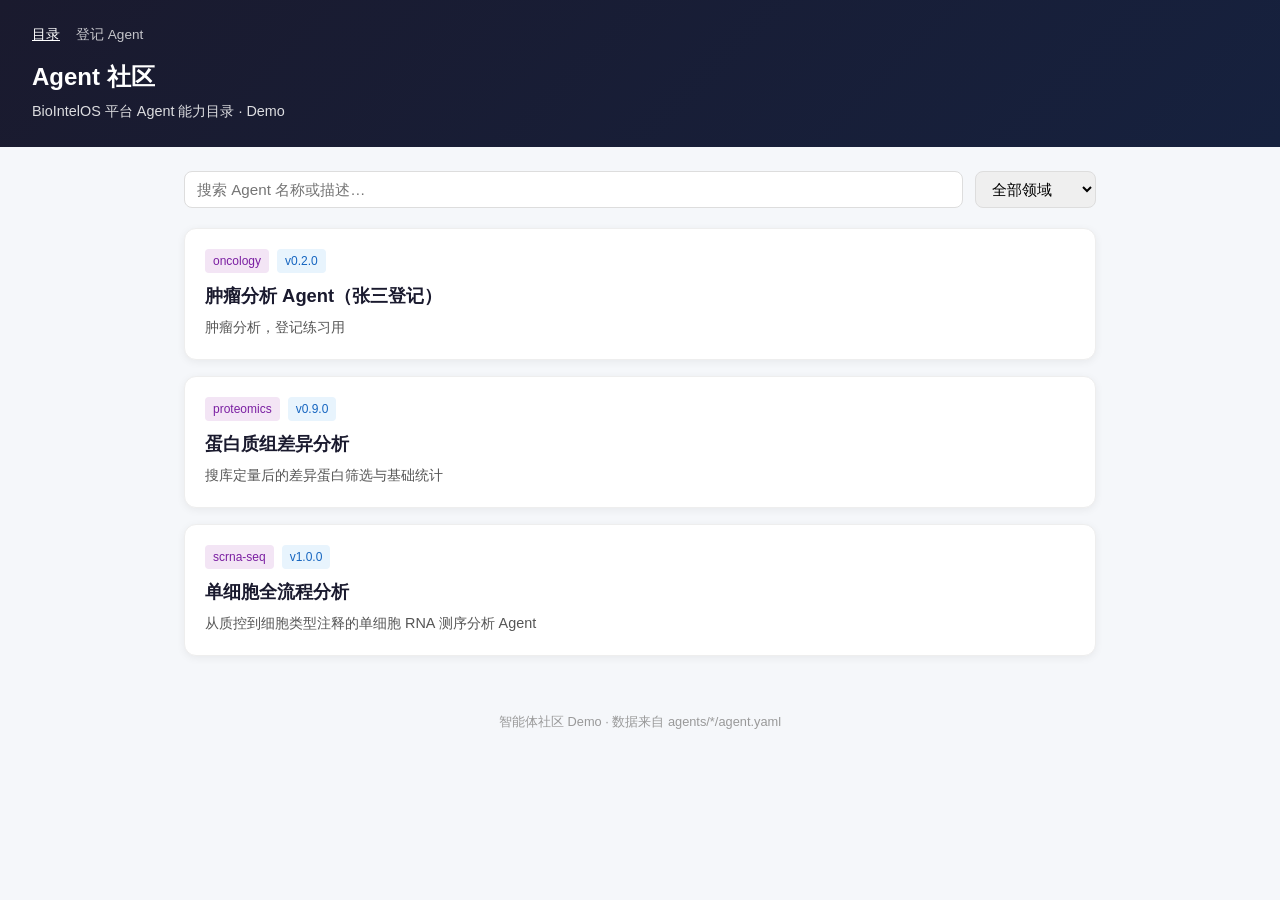
<file: 社区demo/web/index.html>
<!DOCTYPE html>
<html lang="zh-CN">
<head>
  <meta charset="UTF-8" />
  <meta name="viewport" content="width=device-width, initial-scale=1.0" />
  <title>Agent 社区 Demo</title>
  <link rel="stylesheet" href="css/style.css" />
</head>
<body>
  <header>
    <nav class="site-nav">
      <a href="index.html" class="active">目录</a>
      <a href="register.html">登记 Agent</a>
    </nav>
    <h1>Agent 社区</h1>
    <p>BioIntelOS 平台 Agent 能力目录 · Demo</p>
  </header>

  <main>
    <div id="view-list">
      <div class="toolbar">
        <input type="search" id="search" placeholder="搜索 Agent 名称或描述…" />
        <select id="domain-filter"></select>
      </div>
      <div id="agent-grid" class="agent-grid"></div>
    </div>

    <div id="view-detail" class="hidden">
      <a href="#" id="back-btn" class="back-link">← 返回列表</a>
      <div class="detail-header">
        <div class="meta" id="detail-meta"></div>
        <h2 id="detail-title"></h2>
        <p id="detail-desc" style="margin-top:0.5rem;color:#555"></p>
        <div class="detail-actions">
          <button type="button" id="btn-use" class="btn btn-primary">前往使用（待接平台）</button>
          <button type="button" id="btn-feedback" class="btn btn-secondary">提意见（待接）</button>
        </div>
      </div>
      <div class="section">
        <h3>适用场景</h3>
        <div id="detail-scenario"></div>
      </div>
      <div class="section">
        <h3>能力</h3>
        <div id="detail-capabilities"></div>
      </div>
      <div class="section">
        <h3>调用链（skill_chain）</h3>
        <div id="detail-chain"></div>
      </div>
      <div class="section">
        <h3>输入 / 输出</h3>
        <div id="detail-io"></div>
      </div>
    </div>
  </main>

  <footer>智能体社区 Demo · 数据来自 agents/*/agent.yaml</footer>
  <script src="js/app.js"></script>
</body>
</html>
</file>
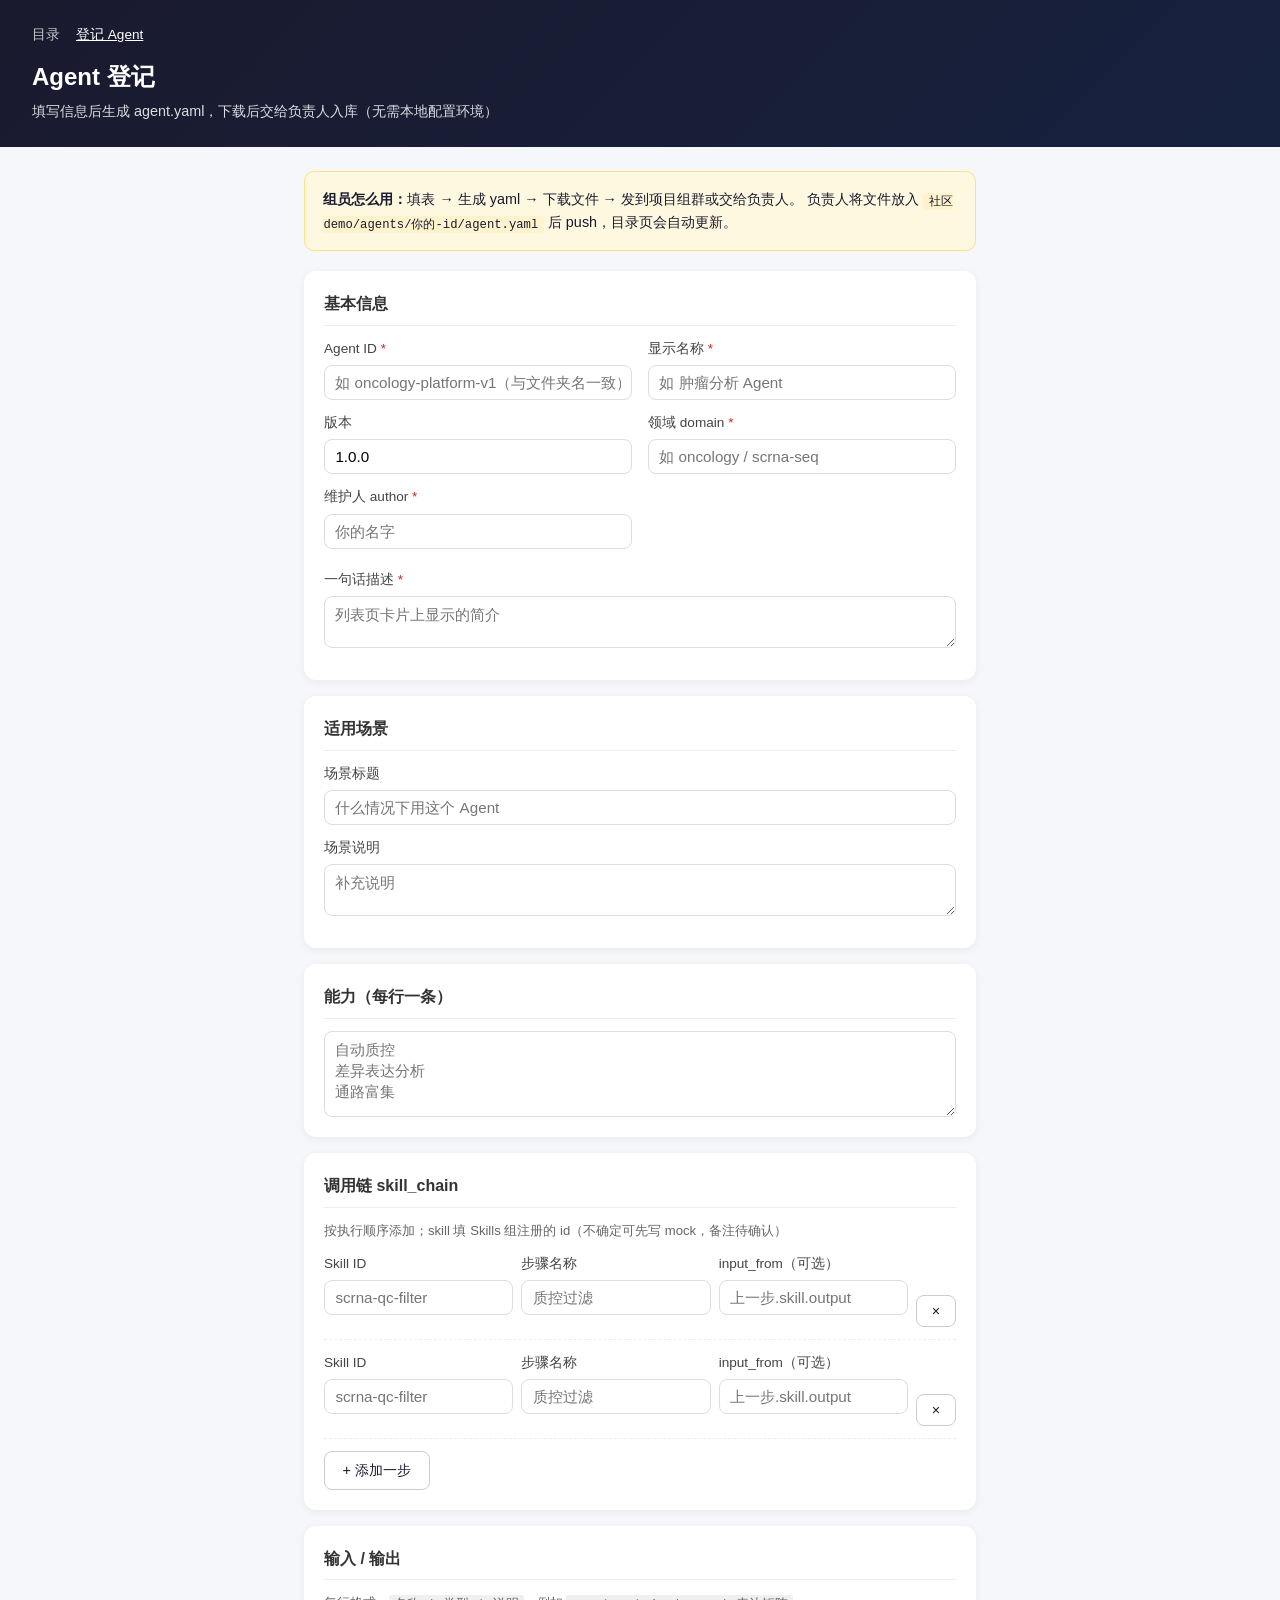
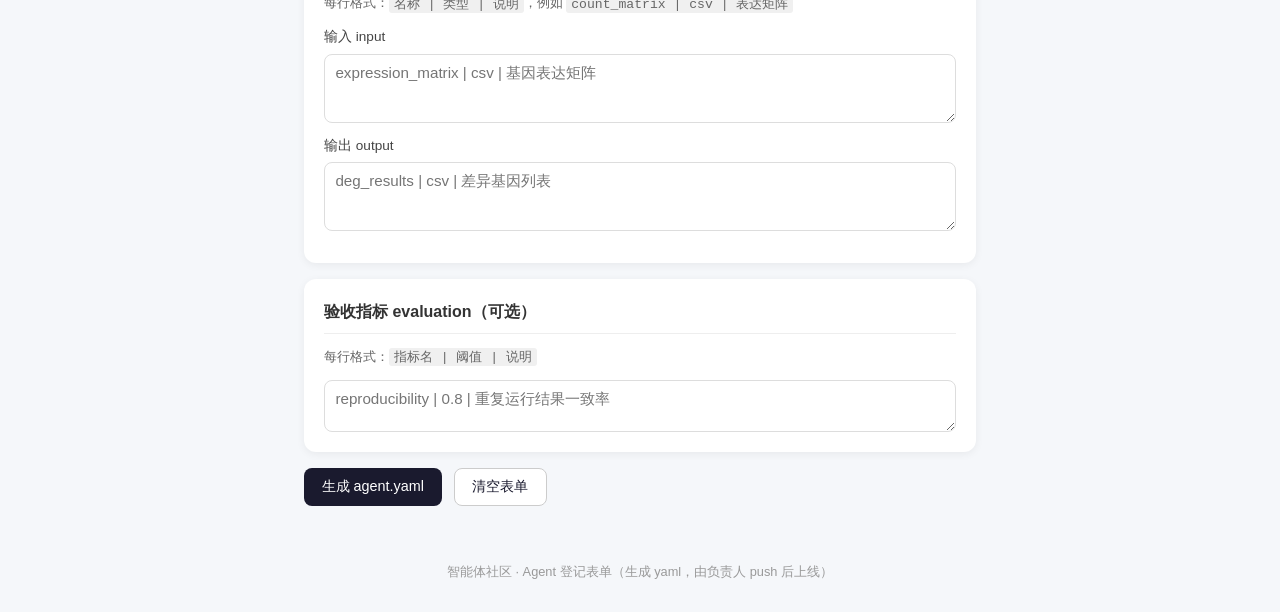
<file: 社区demo/web/register.html>
<!DOCTYPE html>
<html lang="zh-CN">
<head>
  <meta charset="UTF-8" />
  <meta name="viewport" content="width=device-width, initial-scale=1.0" />
  <title>登记 Agent · Agent 社区</title>
  <link rel="stylesheet" href="css/style.css" />
</head>
<body>
  <header>
    <nav class="site-nav">
      <a href="index.html">目录</a>
      <a href="register.html" class="active">登记 Agent</a>
    </nav>
    <h1>Agent 登记</h1>
    <p>填写信息后生成 agent.yaml，下载后交给负责人入库（无需本地配置环境）</p>
  </header>

  <main class="register-main">
    <div class="notice">
      <strong>组员怎么用：</strong>填表 → 生成 yaml → 下载文件 → 发到项目组群或交给负责人。
      负责人将文件放入 <code>社区demo/agents/你的-id/agent.yaml</code> 后 push，目录页会自动更新。
    </div>

    <form id="register-form" class="register-form">
      <section class="section">
        <h3>基本信息</h3>
        <div class="form-grid">
          <label>Agent ID <span class="req">*</span>
            <input name="id" required placeholder="如 oncology-platform-v1（与文件夹名一致）" pattern="[a-z0-9-]+" />
          </label>
          <label>显示名称 <span class="req">*</span>
            <input name="name" required placeholder="如 肿瘤分析 Agent" />
          </label>
          <label>版本
            <input name="version" value="1.0.0" placeholder="1.0.0" />
          </label>
          <label>领域 domain <span class="req">*</span>
            <input name="domain" required placeholder="如 oncology / scrna-seq" />
          </label>
          <label>维护人 author <span class="req">*</span>
            <input name="author" required placeholder="你的名字" />
          </label>
        </div>
        <label class="full">一句话描述 <span class="req">*</span>
          <textarea name="description" required rows="2" placeholder="列表页卡片上显示的简介"></textarea>
        </label>
      </section>

      <section class="section">
        <h3>适用场景</h3>
        <label>场景标题
          <input name="scenario_title" placeholder="什么情况下用这个 Agent" />
        </label>
        <label>场景说明
          <textarea name="scenario_summary" rows="2" placeholder="补充说明"></textarea>
        </label>
      </section>

      <section class="section">
        <h3>能力（每行一条）</h3>
        <textarea name="capabilities" rows="4" placeholder="自动质控&#10;差异表达分析&#10;通路富集"></textarea>
      </section>

      <section class="section">
        <h3>调用链 skill_chain</h3>
        <p class="hint">按执行顺序添加；skill 填 Skills 组注册的 id（不确定可先写 mock，备注待确认）</p>
        <div id="skill-chain-list"></div>
        <button type="button" id="add-skill" class="btn btn-secondary">+ 添加一步</button>
      </section>

      <section class="section">
        <h3>输入 / 输出</h3>
        <p class="hint">每行格式：<code>名称 | 类型 | 说明</code>，例如 <code>count_matrix | csv | 表达矩阵</code></p>
        <label>输入 input
          <textarea name="inputs" rows="3" placeholder="expression_matrix | csv | 基因表达矩阵"></textarea>
        </label>
        <label>输出 output
          <textarea name="outputs" rows="3" placeholder="deg_results | csv | 差异基因列表"></textarea>
        </label>
      </section>

      <section class="section">
        <h3>验收指标 evaluation（可选）</h3>
        <p class="hint">每行格式：<code>指标名 | 阈值 | 说明</code></p>
        <textarea name="evaluation" rows="2" placeholder="reproducibility | 0.8 | 重复运行结果一致率"></textarea>
      </section>

      <div class="form-actions">
        <button type="submit" class="btn btn-primary">生成 agent.yaml</button>
        <button type="reset" class="btn btn-secondary">清空表单</button>
      </div>
    </form>

    <div id="result-panel" class="section hidden">
      <h3>生成的 agent.yaml</h3>
      <p class="hint">请下载文件，文件名应为 <code id="filename-hint">agent.yaml</code>，发给负责人入库。</p>
      <pre id="yaml-output" class="yaml-output"></pre>
      <div class="form-actions">
        <button type="button" id="btn-download" class="btn btn-primary">下载 agent.yaml</button>
        <button type="button" id="btn-copy" class="btn btn-secondary">复制到剪贴板</button>
      </div>
    </div>
  </main>

  <footer>智能体社区 · Agent 登记表单（生成 yaml，由负责人 push 后上线）</footer>
  <script src="js/register.js"></script>
</body>
</html>
</file>
<file: 社区demo/web/css/style.css>
* {
  box-sizing: border-box;
  margin: 0;
  padding: 0;
}

body {
  font-family: -apple-system, BlinkMacSystemFont, "Segoe UI", Roboto, "Helvetica Neue", Arial, sans-serif;
  background: #f5f7fa;
  color: #1a1a2e;
  line-height: 1.6;
  min-height: 100vh;
}

header {
  background: linear-gradient(135deg, #1a1a2e 0%, #16213e 100%);
  color: #fff;
  padding: 1.5rem 2rem;
}

header h1 {
  font-size: 1.5rem;
  font-weight: 600;
}

header p {
  opacity: 0.85;
  font-size: 0.9rem;
  margin-top: 0.25rem;
}

.site-nav {
  display: flex;
  gap: 1rem;
  margin-bottom: 0.75rem;
  font-size: 0.85rem;
}

.site-nav a {
  color: rgba(255, 255, 255, 0.75);
  text-decoration: none;
}

.site-nav a:hover,
.site-nav a.active {
  color: #fff;
  text-decoration: underline;
}

main {
  max-width: 960px;
  margin: 0 auto;
  padding: 1.5rem;
}

.toolbar {
  display: flex;
  gap: 0.75rem;
  margin-bottom: 1.25rem;
  flex-wrap: wrap;
}

.toolbar input,
.toolbar select {
  padding: 0.5rem 0.75rem;
  border: 1px solid #ddd;
  border-radius: 8px;
  font-size: 0.95rem;
}

.toolbar input {
  flex: 1;
  min-width: 200px;
}

.agent-grid {
  display: grid;
  gap: 1rem;
}

.agent-card {
  background: #fff;
  border-radius: 12px;
  padding: 1.25rem;
  box-shadow: 0 2px 8px rgba(0, 0, 0, 0.06);
  cursor: pointer;
  transition: box-shadow 0.2s, transform 0.15s;
  border: 1px solid #eee;
}

.agent-card:hover {
  box-shadow: 0 4px 16px rgba(0, 0, 0, 0.1);
  transform: translateY(-2px);
}

.agent-card h2 {
  font-size: 1.15rem;
  margin-bottom: 0.35rem;
}

.agent-card .meta {
  display: flex;
  gap: 0.5rem;
  flex-wrap: wrap;
  margin-bottom: 0.5rem;
}

.tag {
  display: inline-block;
  background: #e8f4fd;
  color: #1565c0;
  font-size: 0.75rem;
  padding: 0.15rem 0.5rem;
  border-radius: 4px;
}

.tag.domain {
  background: #f3e5f5;
  color: #7b1fa2;
}

.agent-card p {
  font-size: 0.9rem;
  color: #555;
}

.back-link {
  display: inline-block;
  margin-bottom: 1rem;
  color: #1565c0;
  text-decoration: none;
  font-size: 0.9rem;
}

.back-link:hover {
  text-decoration: underline;
}

.detail-header {
  background: #fff;
  border-radius: 12px;
  padding: 1.5rem;
  margin-bottom: 1rem;
  box-shadow: 0 2px 8px rgba(0, 0, 0, 0.06);
}

.detail-header h2 {
  font-size: 1.4rem;
  margin-bottom: 0.5rem;
}

.detail-actions {
  display: flex;
  gap: 0.75rem;
  flex-wrap: wrap;
  margin-top: 1.25rem;
  padding-top: 1rem;
  border-top: 1px solid #eee;
}

.btn {
  padding: 0.55rem 1.1rem;
  border-radius: 8px;
  font-size: 0.9rem;
  cursor: pointer;
  border: none;
  transition: opacity 0.15s, transform 0.1s;
}

.btn:hover {
  opacity: 0.92;
  transform: translateY(-1px);
}

.btn-primary {
  background: #1a1a2e;
  color: #fff;
}

.btn-secondary {
  background: #fff;
  color: #1a1a2e;
  border: 1px solid #ccc;
}

.section {
  background: #fff;
  border-radius: 12px;
  padding: 1.25rem;
  margin-bottom: 1rem;
  box-shadow: 0 2px 8px rgba(0, 0, 0, 0.06);
}

.section h3 {
  font-size: 1rem;
  margin-bottom: 0.75rem;
  color: #333;
  border-bottom: 1px solid #eee;
  padding-bottom: 0.5rem;
}

.chain-step {
  display: flex;
  align-items: flex-start;
  gap: 0.75rem;
  padding: 0.75rem 0;
  border-bottom: 1px dashed #eee;
}

.chain-step:last-child {
  border-bottom: none;
}

.chain-num {
  background: #1a1a2e;
  color: #fff;
  width: 1.75rem;
  height: 1.75rem;
  border-radius: 50%;
  display: flex;
  align-items: center;
  justify-content: center;
  font-size: 0.8rem;
  flex-shrink: 0;
}

.chain-body strong {
  display: block;
  font-size: 0.95rem;
}

.chain-body small {
  color: #666;
  font-size: 0.8rem;
}

.io-row {
  display: grid;
  grid-template-columns: 80px 1fr;
  gap: 0.5rem;
  padding: 0.35rem 0;
  font-size: 0.9rem;
}

.io-row .label {
  color: #888;
}

.empty {
  text-align: center;
  padding: 3rem;
  color: #888;
}

footer {
  text-align: center;
  padding: 2rem;
  font-size: 0.8rem;
  color: #999;
}

.hidden {
  display: none !important;
}

/* —— 登记表单 —— */
.register-main {
  max-width: 720px;
}

.notice {
  background: #fff8e1;
  border: 1px solid #ffe082;
  border-radius: 10px;
  padding: 1rem 1.15rem;
  margin-bottom: 1.25rem;
  font-size: 0.9rem;
  line-height: 1.55;
}

.notice code {
  background: #fff3cd;
  padding: 0.1rem 0.35rem;
  border-radius: 4px;
  font-size: 0.85em;
}

.register-form label {
  display: block;
  font-size: 0.85rem;
  color: #444;
  margin-bottom: 0.75rem;
}

.register-form label.full {
  margin-top: 0.5rem;
}

.register-form input,
.register-form textarea {
  display: block;
  width: 100%;
  margin-top: 0.35rem;
  padding: 0.5rem 0.65rem;
  border: 1px solid #ddd;
  border-radius: 8px;
  font-size: 0.95rem;
  font-family: inherit;
}

.form-grid {
  display: grid;
  grid-template-columns: 1fr 1fr;
  gap: 0 1rem;
}

@media (max-width: 600px) {
  .form-grid {
    grid-template-columns: 1fr;
  }
}

.req {
  color: #c62828;
}

.hint {
  font-size: 0.82rem;
  color: #666;
  margin-bottom: 0.75rem;
}

.hint code {
  background: #f0f0f0;
  padding: 0.1rem 0.3rem;
  border-radius: 3px;
}

.skill-row {
  display: grid;
  grid-template-columns: 1fr 1fr 1fr auto;
  gap: 0.5rem;
  align-items: end;
  margin-bottom: 0.75rem;
  padding-bottom: 0.75rem;
  border-bottom: 1px dashed #eee;
}

@media (max-width: 700px) {
  .skill-row {
    grid-template-columns: 1fr;
  }
}

.btn-remove {
  padding: 0.45rem 0.65rem;
  min-width: 2.5rem;
}

.form-actions {
  display: flex;
  gap: 0.75rem;
  flex-wrap: wrap;
  margin-top: 0.5rem;
}

.yaml-output {
  background: #1e1e1e;
  color: #d4d4d4;
  padding: 1rem;
  border-radius: 8px;
  overflow-x: auto;
  font-size: 0.82rem;
  line-height: 1.5;
  max-height: 420px;
  margin: 0.75rem 0 1rem;
  white-space: pre-wrap;
  word-break: break-word;
}
</file>
